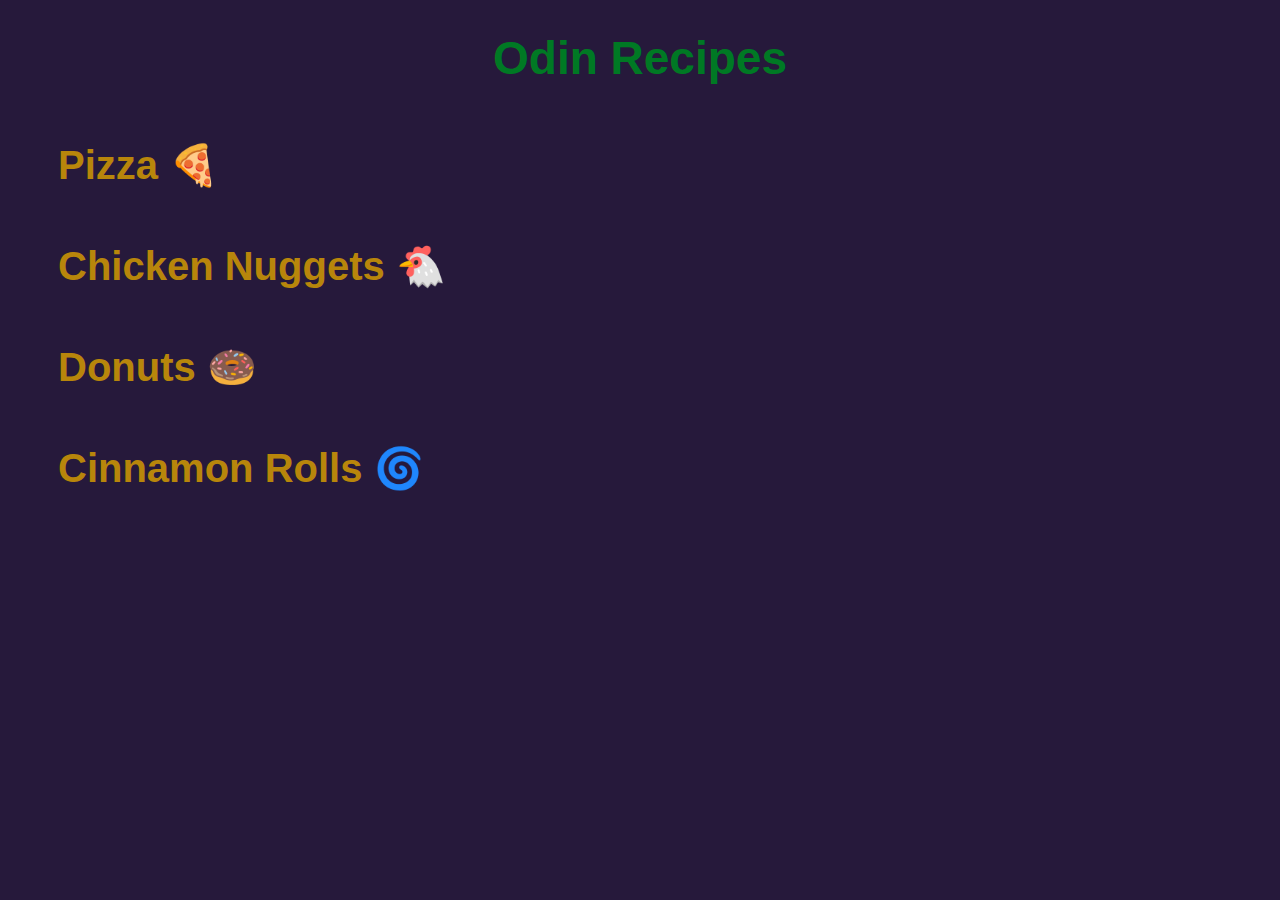
<file: index.html>
<!DOCTYPE html>
<html lang="en">
<head>
  <meta charset="UTF-8">
  <title>Recipes</title>
  <link rel="stylesheet" href="./styles.css">
</head>
<body>
  <h1>Odin Recipes</h1>
  <ul id="Homepage-Links">
    <li><a href="./pizza.html">Pizza  🍕</a></li>
    <li><a href="./chicken-nuggets.html">Chicken Nuggets  🐔</a></li>
    <li><a href="./donuts.html">Donuts  🍩</a></li>
    <li><a href="./cinnamon-rolls.html">Cinnamon Rolls  🌀</a></li>
  </ul>
</body>
</html>
</file>
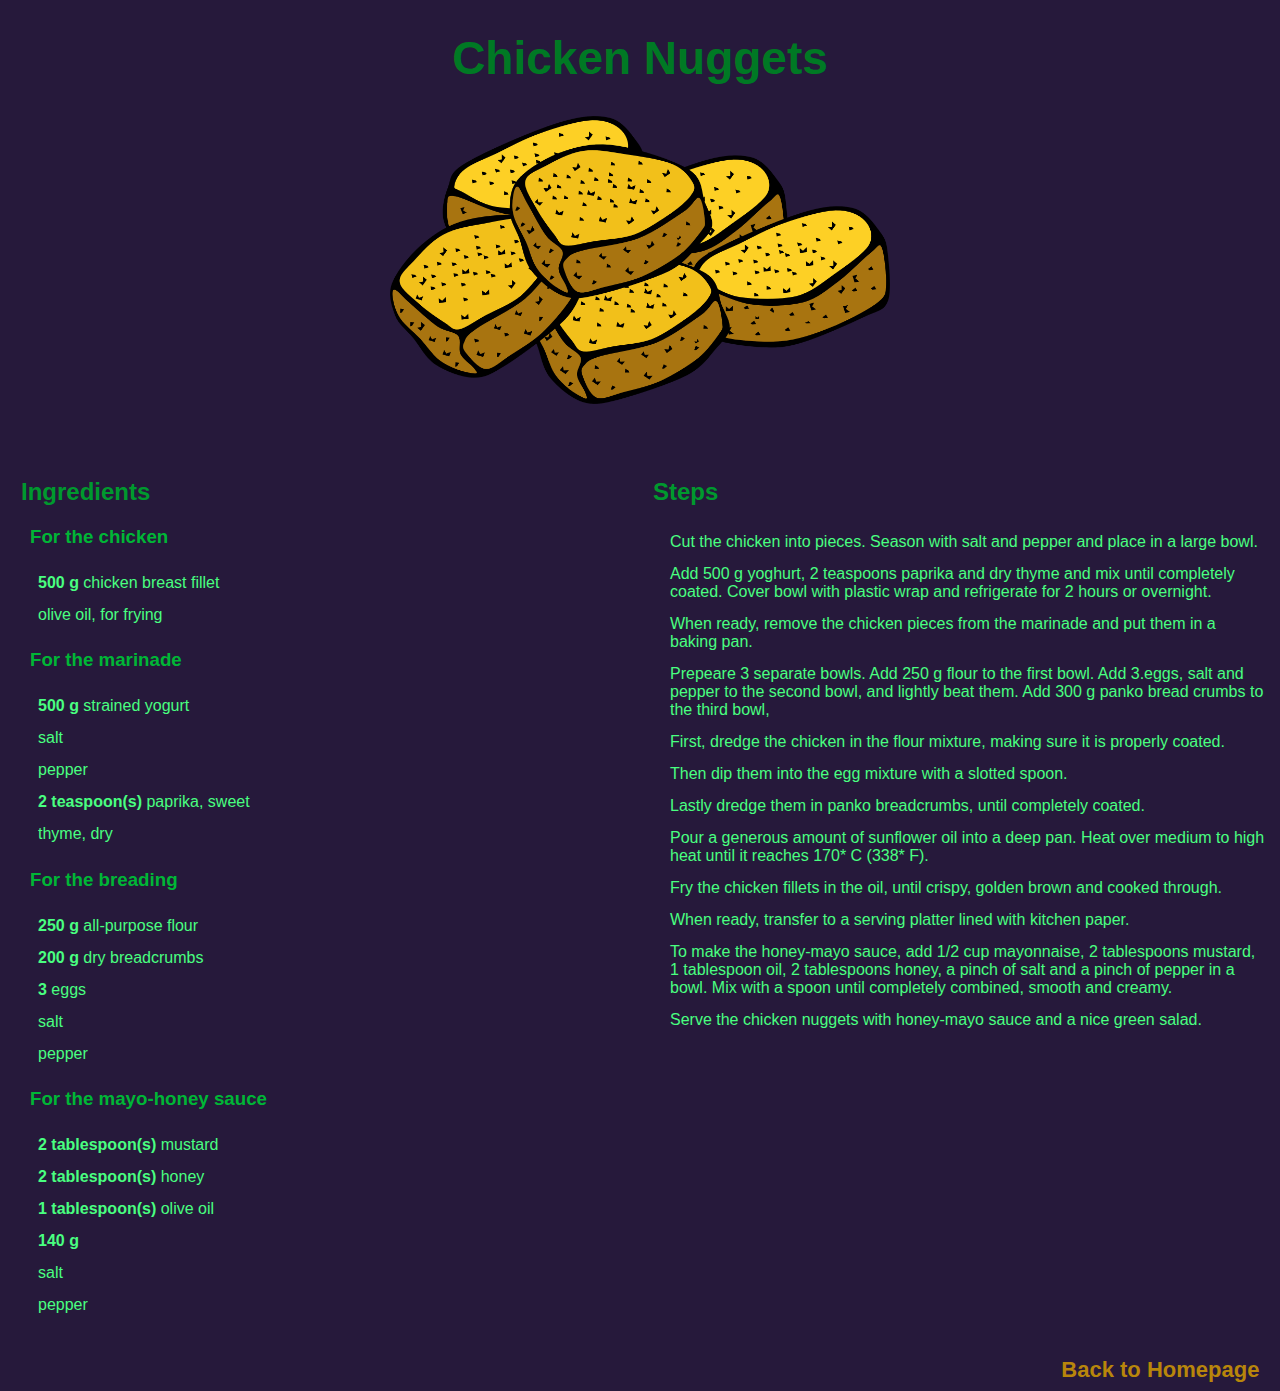
<file: chicken-nuggets.html>
<!DOCTYPE html>
<html lang="en">
<head>
  <meta charset="UTF-8">
  <title>Chicken Nuggets Recipe</title>
  <link rel="stylesheet" href="./styles.css">
</head>
<body>
  <h1>Chicken Nuggets</h1>
  <div class="image">
    <img src="./images/chicken-nuggets.png" alt="Chicken Nuggets" width="500">
  </div>
  <div class="container">
    <div class="Ingredients">
      <h2>Ingredients</h2>
      <h3>For the chicken</h3>
      <ul>
        <li><b>500 g</b> chicken breast fillet</li>
        <li>olive oil, for frying</li>
      </ul>
      <h3>For the marinade</h3>
      <ul>
        <li><b>500 g</b> strained yogurt</li>
        <li>salt</li>
        <li>pepper</li>
        <li><b>2 teaspoon(s)</b> paprika, sweet</li>
        <li>thyme, dry</li>
      </ul>
      <h3>For the breading</h3>
      <ul>
        <li><b>250 g</b> all-purpose flour</li>
        <li><b>200 g</b> dry breadcrumbs</li>
        <li><b>3</b> eggs</li>
        <li>salt</li>
        <li>pepper</li>
      </ul>
      <h3>For the mayo-honey sauce</h3>
      <ul>
        <li><b>2 tablespoon(s)</b> mustard</li>
        <li><b>2 tablespoon(s)</b> honey</li>
        <li><b>1 tablespoon(s)</b> olive oil</li>
        <li><b>140 g</b></li>
        <li>salt</li>
        <li>pepper</li>
      </ul>
    </div>
    <div class="Steps">
      <h2>Steps</h2>
      <ol>
        <li>Cut the chicken into pieces. Season with salt and pepper and place in a large bowl.</li>
        <li>Add 500 g yoghurt, 2 teaspoons paprika and dry thyme and mix until completely coated. Cover bowl with plastic wrap and refrigerate for 2 hours or overnight.</li>
        <li>When ready, remove the chicken pieces from the marinade and put them in a baking pan.</li>
        <li>Prepeare 3 separate bowls. Add 250 g flour to the first bowl. Add 3.eggs, salt and pepper to the second bowl, and lightly beat them. Add 300 g panko bread crumbs to the third bowl,</li>
        <li>First, dredge the chicken in the flour mixture, making sure it is properly coated.</li>
        <li>Then dip them into the egg mixture with a slotted spoon.</li>
        <li>Lastly dredge them in panko breadcrumbs, until completely coated.</li>
        <li>Pour a generous amount of sunflower oil into a deep pan. Heat over medium to high heat until it reaches 170* C (338* F).</li>
        <li>Fry the chicken fillets in the oil, until crispy, golden brown and cooked through.</li>
        <li>When ready, transfer to a serving platter lined with kitchen paper.</li>
        <li>To make the honey-mayo sauce, add 1/2 cup mayonnaise, 2 tablespoons mustard, 1 tablespoon oil, 2 tablespoons honey, a pinch of salt and a pinch of pepper in a bowl. Mix with a spoon until completely combined, smooth and creamy.</li>
        <li>Serve the chicken nuggets with honey-mayo sauce and a nice green salad.</li>
      </ol>
    </div>
  </div>
  <div class="homepage">
    <a href="./index.html">Back to Homepage</a>
  </div>
</body>
</html>
</file>
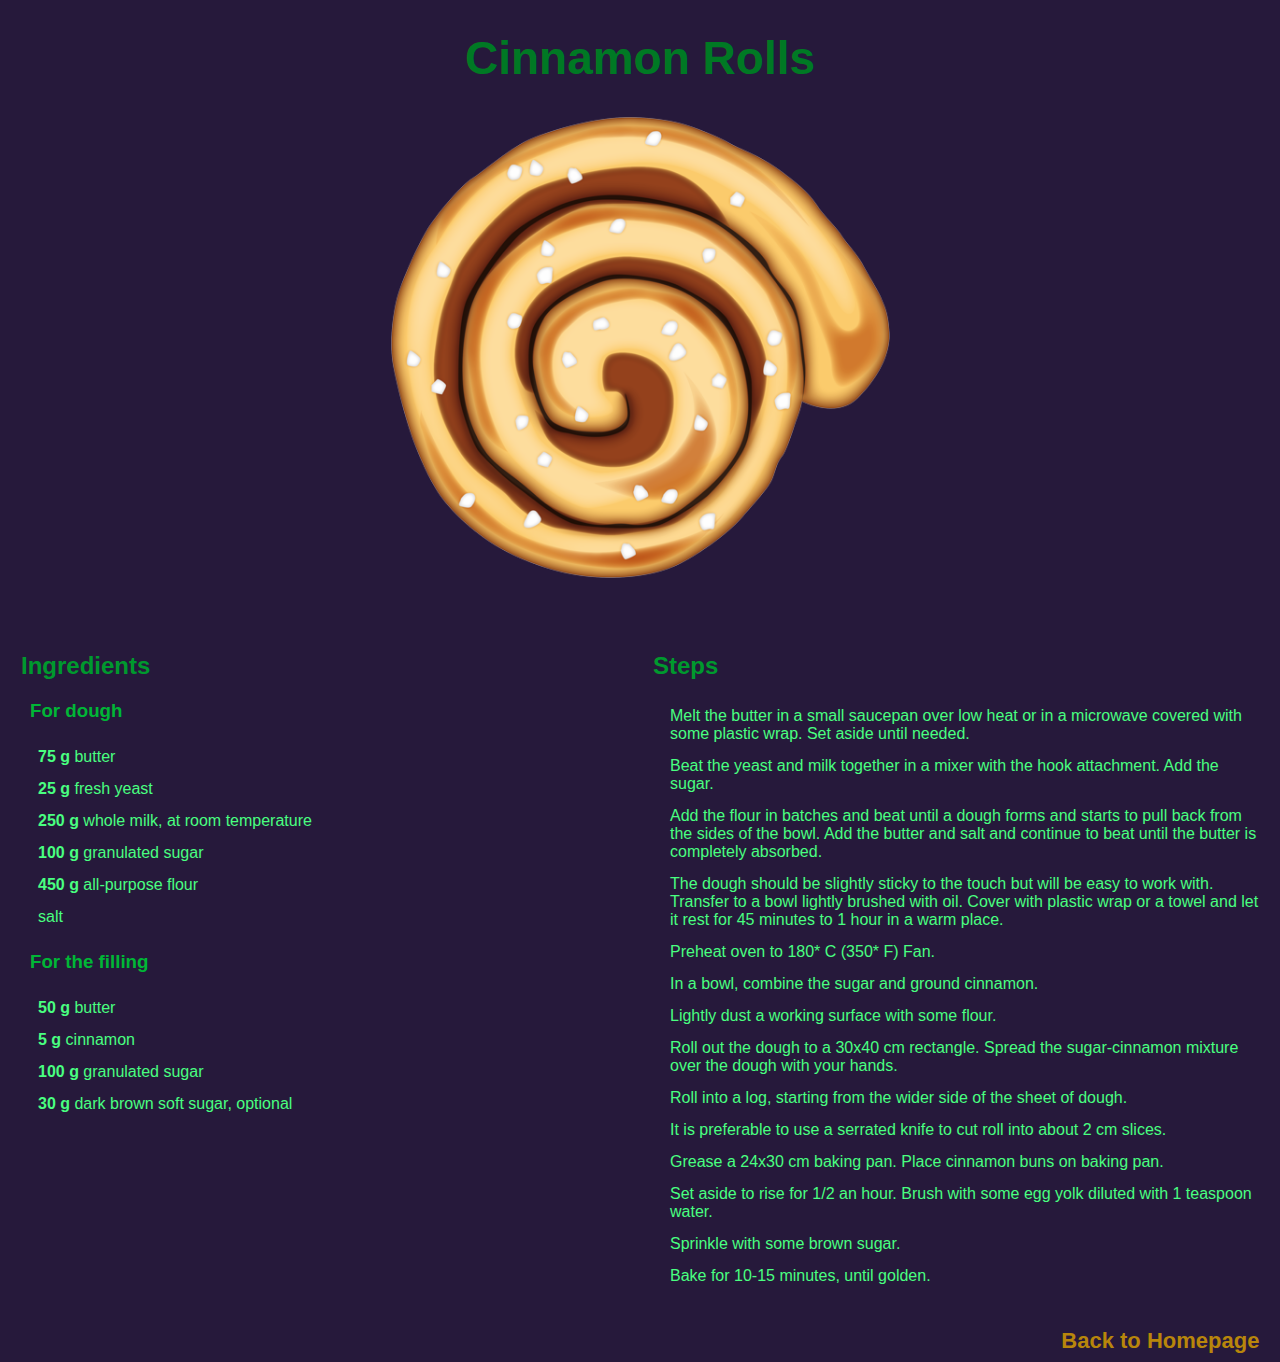
<file: cinnamon-rolls.html>
<!DOCTYPE html>
<html lang="en">
<head>
  <meta charset="UTF-8">
  <title>Cinnamon Rolls Recipe</title>
  <link rel="stylesheet" href="./styles.css">
</head>
<body>
  <h1>Cinnamon Rolls</h1>
  <div class="image">
    <img src="./images/cinnamon-roll.png" alt="Cinnamon Roll" width="500">
  </div>
  <div class="container">
    <div class="Ingredients">
      <h2>Ingredients</h2>
      <h3>For dough</h3>
      <ul>
        <li><b>75 g</b> butter</li>
        <li><b>25 g</b> fresh yeast</li>
        <li><b>250 g</b> whole milk, at room temperature</li>
        <li><b>100 g</b> granulated sugar</li>
        <li><b>450 g</b> all-purpose flour</li>
        <li>salt</li>
      </ul>
      <h3>For the filling</h3>
      <ul>
        <li><b>50 g</b> butter</li>
        <li><b>5 g</b> cinnamon</li>
        <li><b>100 g</b> granulated sugar</li>
        <li><b>30 g</b> dark brown soft sugar, optional</li>
      </ul>
    </div>
    <div class="Steps">
      <h2>Steps</h2>
      <ol>
        <li>Melt the butter in a small saucepan over low heat or in a microwave covered with some plastic wrap. Set aside until needed.</li>
        <li>Beat the yeast and milk together in a mixer with the hook attachment. Add the sugar.</li>
        <li>Add the flour in batches and beat until a dough forms and starts to pull back from the sides of the bowl. Add the butter and salt and continue to beat until the butter is completely absorbed.</li>
        <li>The dough should be slightly sticky to the touch but will be easy to work with. Transfer to a bowl lightly brushed with oil. Cover with plastic wrap or a towel and let it rest for 45 minutes to 1 hour in a warm place.</li>
        <li>Preheat oven to 180* C (350* F) Fan.</li>
        <li>In a bowl, combine the sugar and ground cinnamon.</li>
        <li>Lightly dust a working surface with some flour.</li>
        <li>Roll out the dough to a 30x40 cm rectangle. Spread the sugar-cinnamon mixture over the dough with your hands.</li>
        <li>Roll into a log, starting from the wider side of the sheet of dough.</li>
        <li>It is preferable to use a serrated knife to cut roll into about 2 cm slices.</li>
        <li>Grease a 24x30 cm baking pan. Place cinnamon buns on baking pan.</li>
        <li>Set aside to rise for 1/2 an hour. Brush with some egg yolk diluted with 1 teaspoon water.</li>
        <li>Sprinkle with some brown sugar.</li>
        <li>Bake for 10-15 minutes, until golden.</li>
      </ol>
    </div>
  </div>
  <div class="homepage">
    <a href="./index.html">Back to Homepage</a>
  </div>
</body>
</html>
</file>
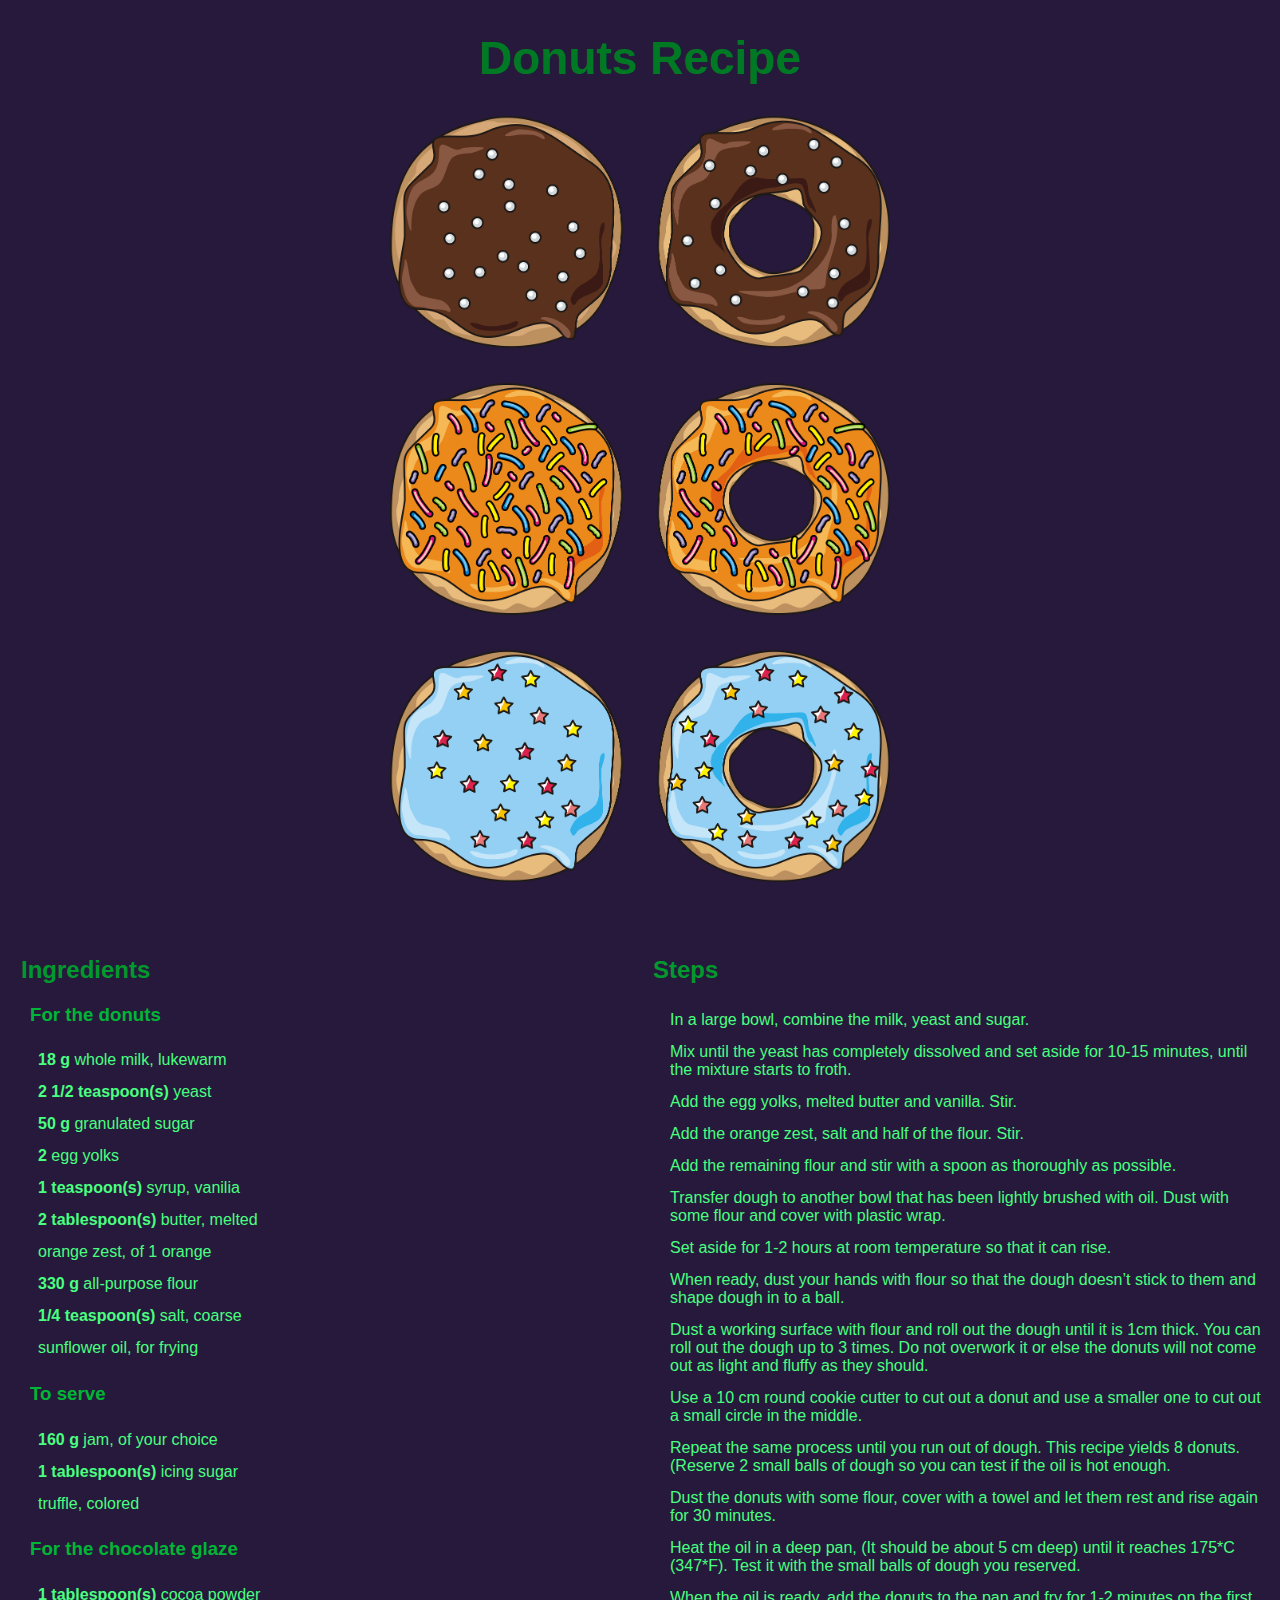
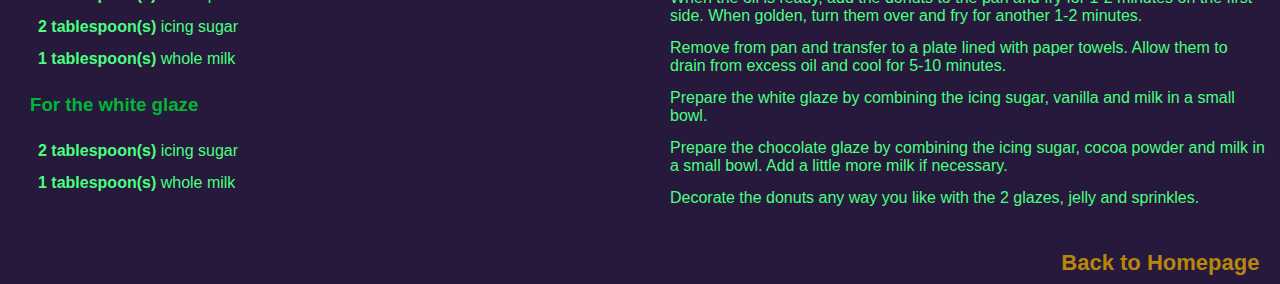
<file: donuts.html>
<!DOCTYPE html>
<html lang="en">
<head>
  <meta charset="UTF-8">
  <title>Donuts Recipe</title>
  <link rel="stylesheet" href="./styles.css">
</head>
<body>
  <h1>Donuts Recipe</h1>
  <div class="image">
    <img src="./images/donuts.png" alt="Donuts" width="500">
  </div>
  <div class="container">
    <div class="Ingredients">
      <h2>Ingredients</h2>
      <h3>For the donuts</h3>
      <ul>
        <li><b>18 g</b> whole milk, lukewarm</li>
        <li><b>2 1/2 teaspoon(s)</b> yeast</li>
        <li><b>50 g </b> granulated sugar</li>
        <li><b>2</b> egg yolks</li>
        <li><b>1 teaspoon(s)</b> syrup, vanilia</li>
        <li><b>2 tablespoon(s)</b> butter, melted</li>
        <li>orange zest, of 1 orange</li>
        <li><b>330 g</b> all-purpose flour</li>
        <li><b>1/4 teaspoon(s) </b> salt, coarse</li>
        <li>sunflower oil, for frying</li>
      </ul>
      <h3>To serve</h3>
      <ul>
        <li><b>160 g</b> jam, of your choice</li>
        <li><b>1 tablespoon(s)</b> icing sugar</li>
        <li>truffle, colored</li>
      </ul>
      <h3>For the chocolate glaze</h3>
      <ul>
        <li><b>1 tablespoon(s)</b> cocoa powder</li>
        <li><b>2 tablespoon(s)</b> icing sugar</li>
        <li><b>1 tablespoon(s)</b> whole milk</li>
      </ul>
      <h3>For the white glaze</h3>
      <ul>
        <li><b>2 tablespoon(s)</b> icing sugar</li>
        <li><b>1 tablespoon(s)</b> whole milk</li>
      </ul>
    </div>
    <div class="Steps">
      <h2>Steps</h2>
      <ol>
        <li>In a large bowl, combine the milk, yeast and sugar.</li>
        <li>Mix until the yeast has completely dissolved and set aside for 10-15 minutes, until the mixture starts to froth.</li>
        <li>Add the egg yolks, melted butter and vanilla. Stir.</li>
        <li>Add the orange zest, salt and half of the flour. Stir.</li>
        <li>Add the remaining flour and stir with a spoon as thoroughly as possible.</li>
        <li>Transfer dough to another bowl that has been lightly brushed with oil. Dust with some flour and cover with plastic wrap.</li>
        <li>Set aside for 1-2 hours at room temperature so that it can rise.</li>
        <li>When ready, dust your hands with flour so that the dough doesn’t stick to them and shape dough in to a ball.</li>
        <li>Dust a working surface with flour and roll out the dough until it is 1cm thick. You can roll out the dough up to 3 times. Do not overwork it or else the donuts will not come out as light and fluffy as they should.</li>
        <li>Use a 10 cm round cookie cutter to cut out a donut and use a smaller one to cut out a small circle in the middle.</li>
        <li>Repeat the same process until you run out of dough. This recipe yields 8 donuts. (Reserve 2 small balls of dough so you can test if the oil is hot enough.</li>
        <li>Dust the donuts with some flour, cover with a towel and let them rest and rise again for 30 minutes.</li>
        <li>Heat the oil in a deep pan, (It should be about 5 cm deep) until it reaches 175*C (347*F). Test it with the small balls of dough you reserved.</li>
        <li>When the oil is ready, add the donuts to the pan and fry for 1-2 minutes on the first side. When golden, turn them over and fry for another 1-2 minutes.</li>
        <li>Remove from pan and transfer to a plate lined with paper towels. Allow them to drain from excess oil and cool for 5-10 minutes.</li>
        <li>Prepare the white glaze by combining the icing sugar, vanilla and milk in a small bowl.</li>
        <li>Prepare the chocolate glaze by combining the icing sugar, cocoa powder and milk in a small bowl. Add a little more milk if necessary.</li>
        <li>Decorate the donuts any way you like with the 2 glazes, jelly and sprinkles.</li>
      </ol>
    </div>
  </div>
  <div class="homepage">
    <a href="./index.html">Back to Homepage</a>
  </div>
</body>
</html>
</file>
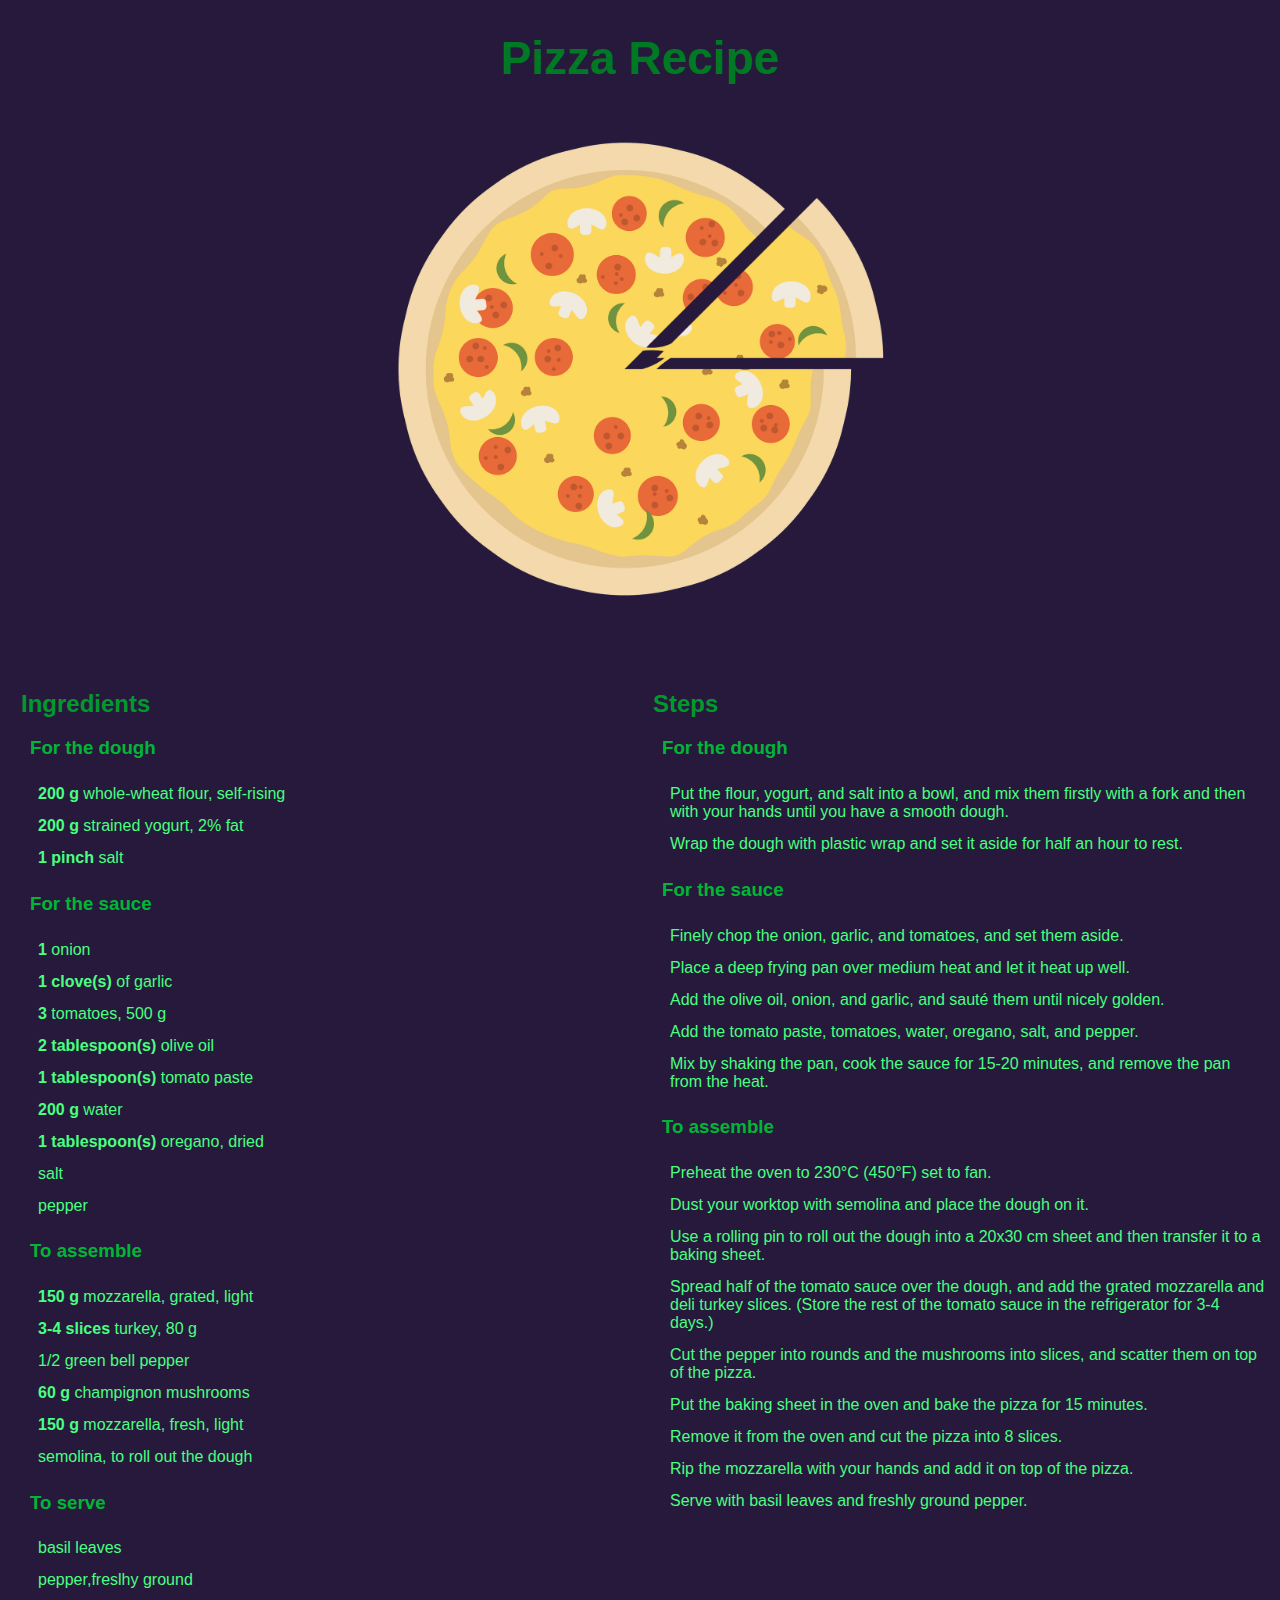
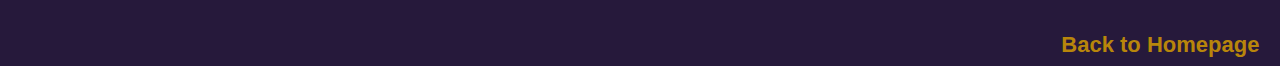
<file: pizza.html>
<!DOCTYPE html>
<html lang="en">
<head>
  <meta charset="UTF-8">
  <title>Pizza Recipe</title>
  <link rel="stylesheet" href="./styles.css">
</head>
<body>
  <h1>Pizza Recipe</h1>
  <div class="image">
    <img src="./images/pizza.png" alt="Pizza" width="500">
  </div>
  <div class="container">
    <div class="Ingredients">
      <h2>Ingredients</h2>
      <h3>For the dough</h3>
      <ul>
        <li><b>200 g</b> whole-wheat flour, self-rising</li>
        <li><b>200 g</b> strained yogurt, 2% fat</li>
        <li><b>1 pinch</b> salt</li>
      </ul>
      <h3>For the sauce</h3>
      <ul>
        <li><b>1</b> onion</li>
        <li><b>1 clove(s)</b> of garlic</li>
        <li><b>3</b> tomatoes, 500 g</li>
        <li><b>2 tablespoon(s)</b> olive oil</li>
        <li><b>1 tablespoon(s)</b> tomato paste</li>
        <li><b>200 g</b> water</li>
        <li><b>1 tablespoon(s)</b> oregano, dried</li>
        <li>salt</li>
        <li>pepper</li>
      </ul>
      <h3>To assemble</h3>
      <ul>
        <li><b>150 g</b> mozzarella, grated, light</li>
        <li><b>3-4 slices</b> turkey, 80 g</li>
        <li>1/2 green bell pepper</li>
        <li><b>60 g</b> champignon mushrooms</li>
        <li><b>150 g</b> mozzarella, fresh, light</li>
        <li>semolina, to roll out the dough</li>
      </ul>
      <h3>To serve</h3>
      <ul>
        <li>basil leaves</li>
        <li>pepper,freslhy ground</li>
      </ul>
    </div>
    <div class="Steps">
      <h2>Steps</h2>
      <h3>For the dough</h3>
      <ol>
        <li>Put the flour, yogurt, and salt into a bowl, and mix them firstly with a fork and then with your hands until you have a smooth dough.</li>
        <li>Wrap the dough with plastic wrap and set it aside for half an hour to rest.</li>
      </ol>
      <h3>For the sauce</h3>
      <ol>
        <li>Finely chop the onion, garlic, and tomatoes, and set them aside.</li>
        <li>Place a deep frying pan over medium heat and let it heat up well.</li>
        <li>Add the olive oil, onion, and garlic, and sauté them until nicely golden.</li>
        <li>Add the tomato paste, tomatoes, water, oregano, salt, and pepper.</li>
        <li>Mix by shaking the pan, cook the sauce for 15-20 minutes, and remove the pan from the heat.</li>
      </ol>
      <h3>To assemble</h3>
      <ol>
        <li>Preheat the oven to 230°C (450°F) set to fan.</li>
        <li>Dust your worktop with semolina and place the dough on it. </li>
        <li>Use a rolling pin to roll out the dough into a 20x30 cm sheet and then transfer it to a baking sheet.</li>
        <li>Spread half of the tomato sauce over the dough, and add the grated mozzarella and deli turkey slices. (Store the rest of the tomato sauce in the refrigerator for 3-4 days.)</li>
        <li>Cut the pepper into rounds and the mushrooms into slices, and scatter them on top of the pizza.</li>
        <li>Put the baking sheet in the oven and bake the pizza for 15 minutes.</li>
        <li>Remove it from the oven and cut the pizza into 8 slices.</li>
        <li>Rip the mozzarella with your hands and add it on top of the pizza.</li>
        <li>Serve with basil leaves and freshly ground pepper.</li>
      </ol>
    </div>
  </div>
  <div class="homepage">
    <a href="./index.html">Back to Homepage</a>
  </div>
</body>
</html>
</file>
<file: styles.css>
body {
  background-color: rgb(38, 25, 59);
  font-family: Arial, Helvetica, sans-serif;
  color: rgb(73, 255, 128);
}

h1 {
  font-size: 46px;
  text-align: center;
  color: rgb(0, 121, 36);
}

ul {
  padding-left: 0px;
  margin-left: 20px;
}

ol {
  padding-left: 0px;
  margin-left: 20px;
}

li {
  list-style-type: none;
  padding: 7px 0;
  margin-right: 1%;
}

a {
  text-decoration: none;
  font-size: 22px;
  font-weight: bold;
  color: darkgoldenrod;
}

h2 {
  color: rgb(0, 153, 46);
  margin-left: 3px;
}
h3 {
  color: rgb(0, 182, 54);
  margin-left: 12px;
}

.image {
  text-align: center;
  margin-bottom: 50px;
}

.homepage {
  text-align: right;
  margin: 20px 1% 0px 0px;
  display: block;
}

.container {
  display: flex;
  flex-direction: row;
  align-items: flex-start;
}

.Ingredients {
  width: 50%;
  margin-left: 10px;
}

.Steps {
  width: 50%;
  margin-left: 10px;
}

#Homepage-Links li a{
  font-size: 40px;
  margin-left: 30px;
  width: 100%;
  display: inline-block;
}

#Homepage-Links li {
  margin-top: 40px;
  width: 400px;
}

#Homepage-Links {
  margin-top: 50px;
}
</file>
